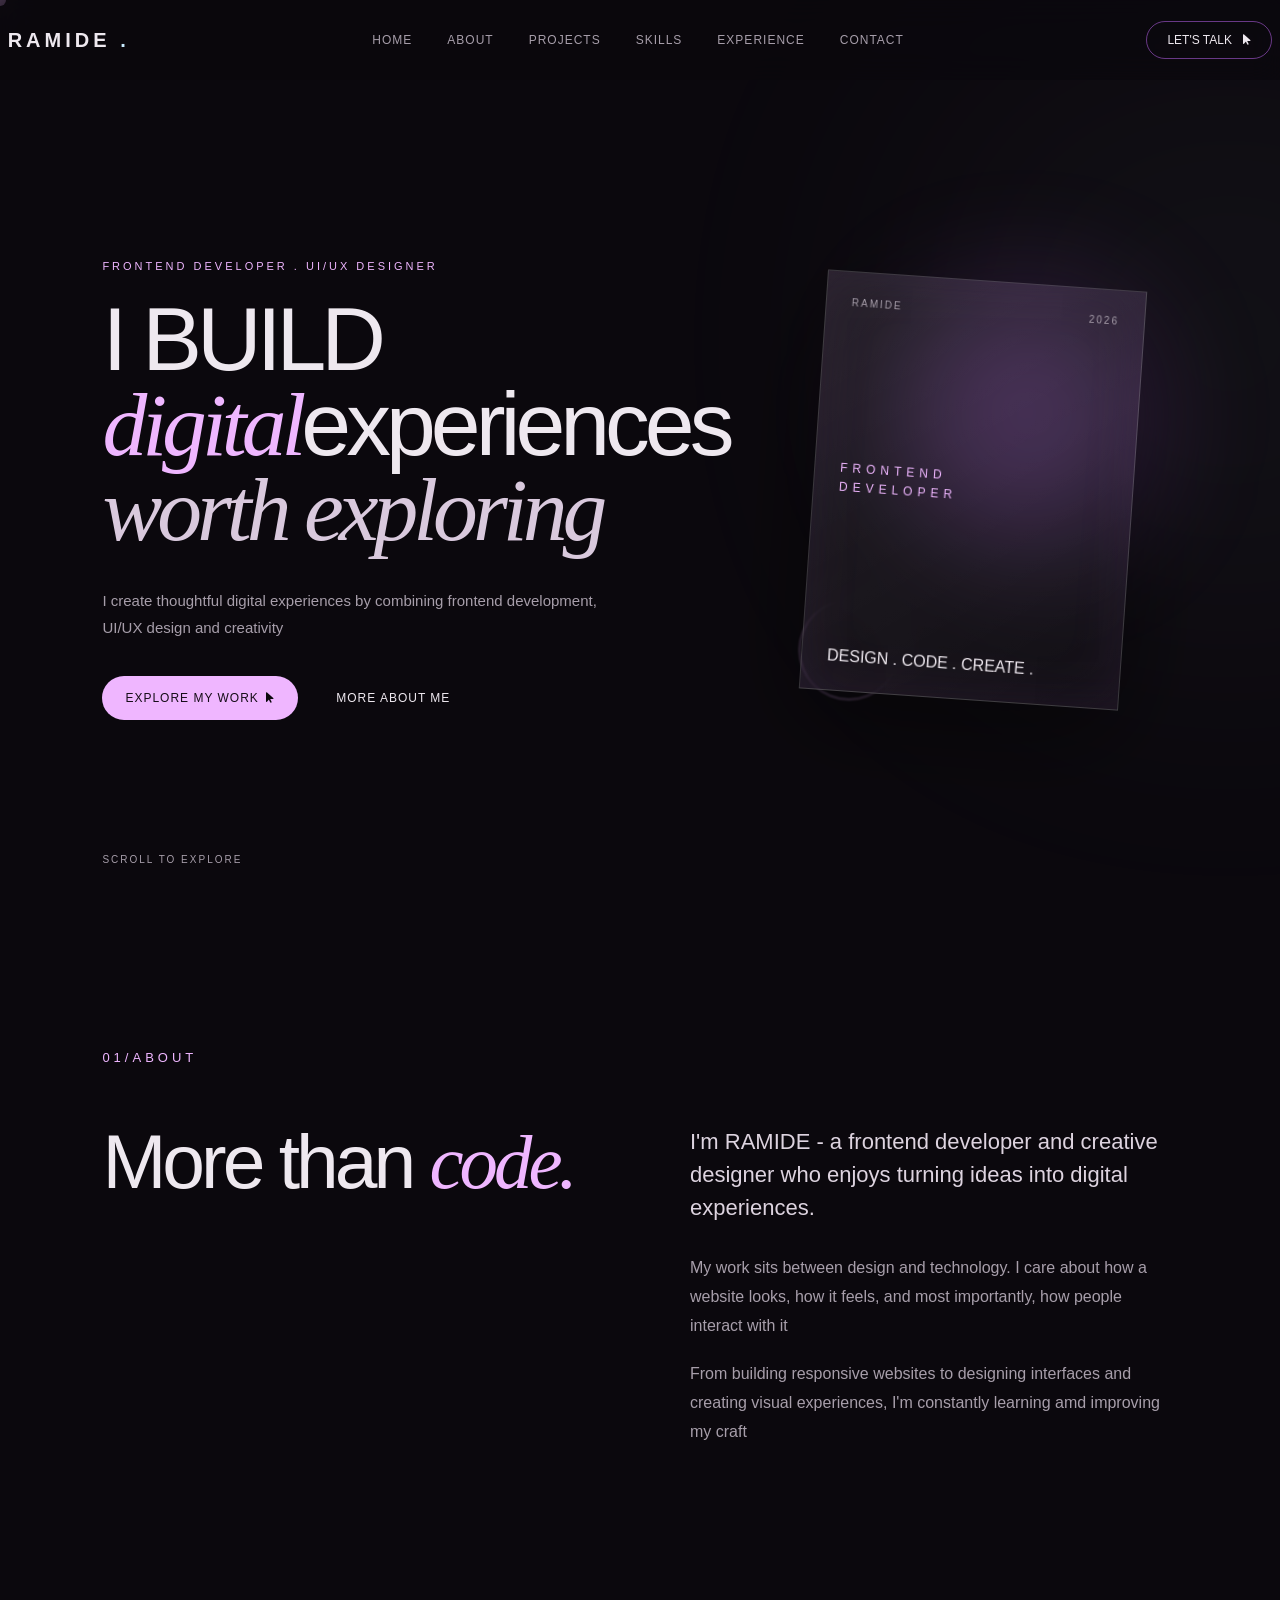
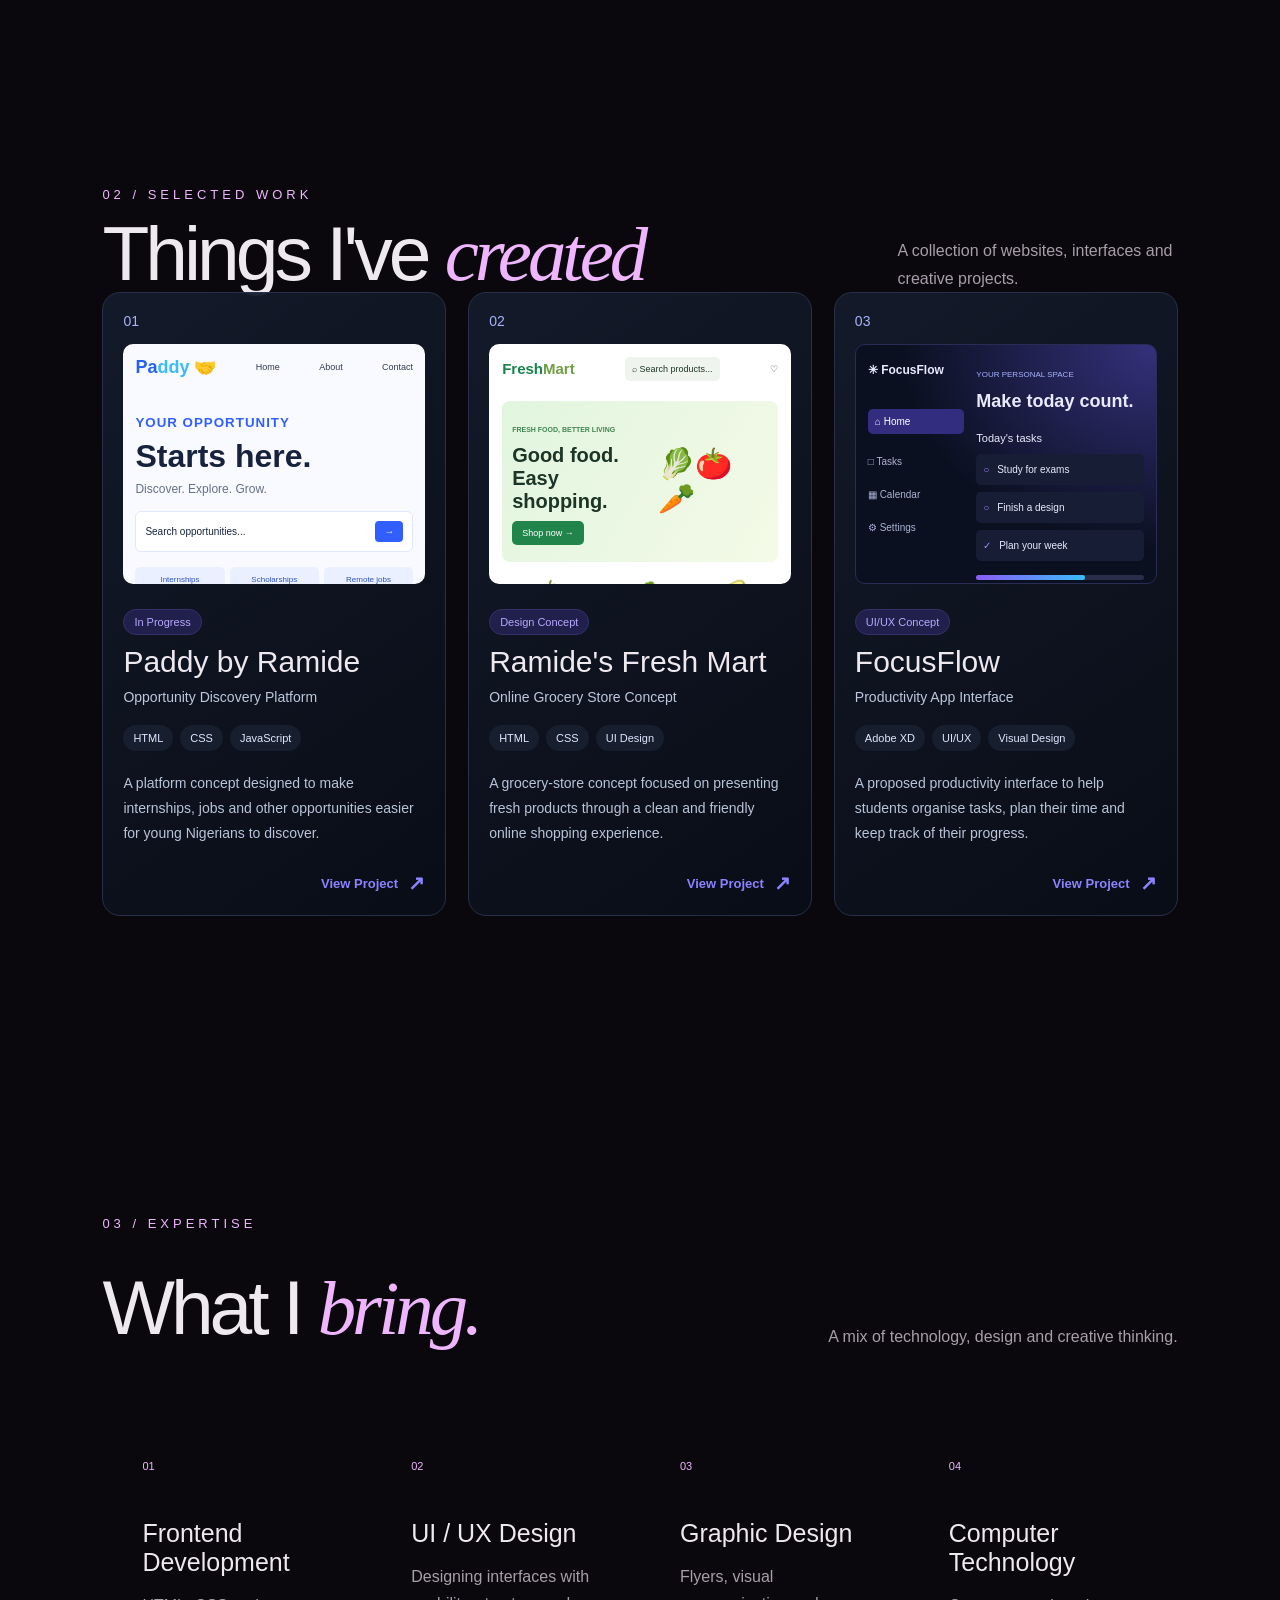
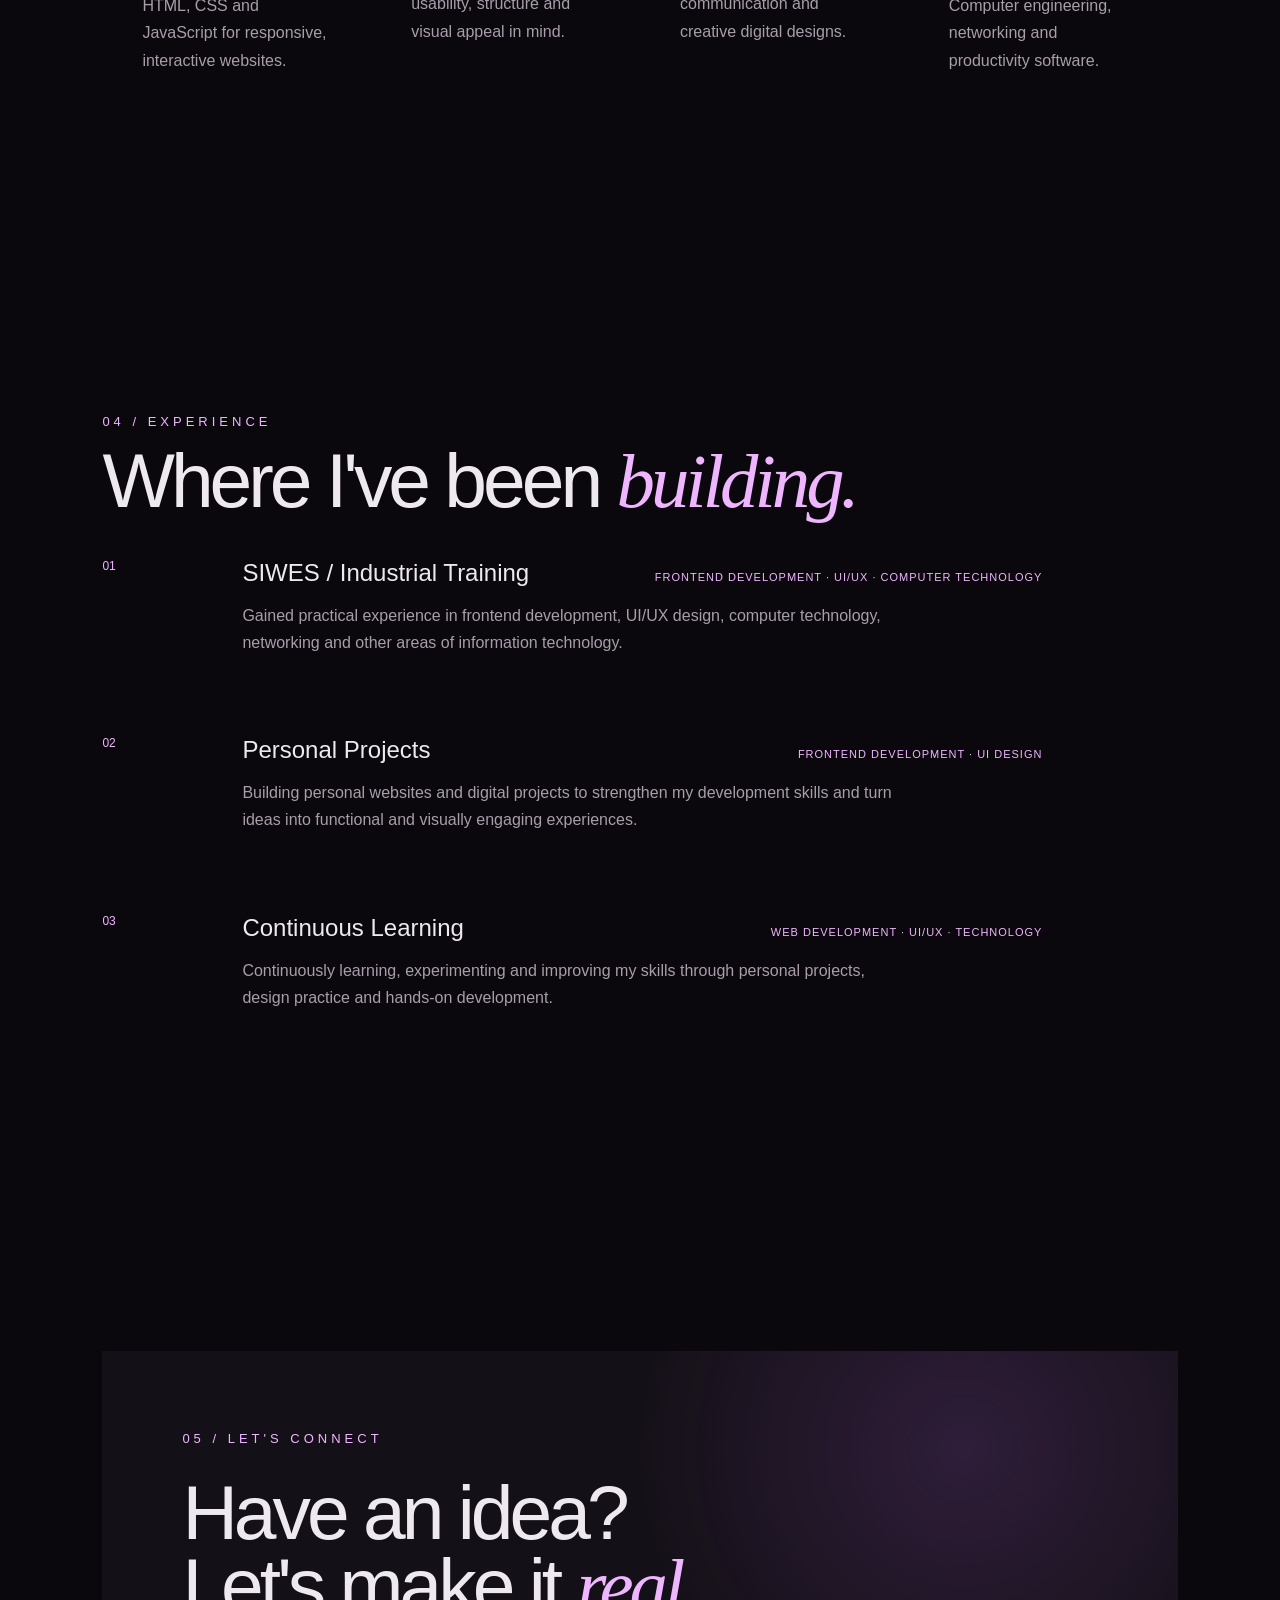
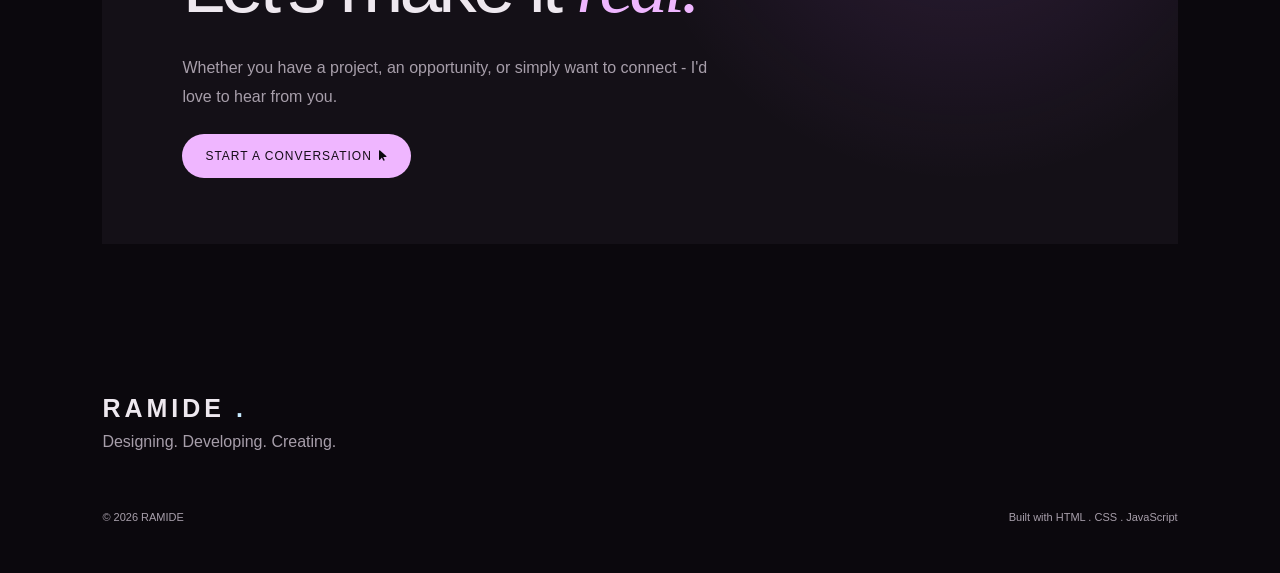
<file: index.html>
<!DOCTYPE html>
<html lang="en">
<head>
    <meta charset="UTF-8">
    <meta name="viewport" content="width=device-width, initial-scale=1.0">
    <title>RAMIDE - Creative Developer</title>
    <link rel="stylesheet" href="style.css">
    <link rel="stylesheet" href="fontawesome-free-6.4.2-web/css/all.css">
</head>
<body>
    <div class="cursor"></div>
    <div class="background-glow"></div>

    <header>
        <a href="#" class="logo">RAMIDE <span>.</span></a>
        <button class="menu-toggle"
        id="menu-toggle"
        aria-label="Open navigation menu"
        aria-expanded="false">
    <span></span>
    <span></span>
    <span></span>
</button>
        <nav class="navbar">
            <a href="#home">Home</a>
            <a href="#about">About</a>
            <a href="#projects">Projects</a>
            <a href="#skills">Skills</a>
            <a href="#experience">Experience</a>
            <a href="#contact">Contact</a>
        </nav>
        <a href="#contact" class="nav-button">Let's Talk <span><i class=" fas fa-arrow-pointer"></i></span></a>
    </header>

    <main>
        <section class="hero" id="home">
            <div class="hero-content">
                <p class="eyebrow">FRONTEND DEVELOPER . UI/UX DESIGNER</p>
                <h1>I BUILD <span>digital</span>experiences <br><em>worth exploring</em></h1>
                <p class="hero-description">I create thoughtful digital experiences by combining frontend development, UI/UX design and creativity</p>
                <div class="hero-button">
                    <a href="#projects" class="primary-button">Explore my work <span class="fas fa-arrow-pointer "> <i></i> </span></a>
                    <a href="#about" class="secondary-button">More About Me</a>
                </div>
            </div>

            <div class="hero-visual">
                <div class="orb orb-one"></div>
                <div class="orb orb-two"></div>
                <div class="hero-card">
                        <div class="card-top">
                            <span>RAMIDE</span> 
                            <span>2026</span>
                        </div>
                        
                        <div class="card-center">
                            <span>FRONTEND</span> 
                            <span>DEVELOPER</span>
                        </div>

                        <div class="card-bottom">
                            <span>DESIGN .</span> 
                            <span>CODE .</span>
                            <span>CREATE .</span>
                        </div>
                </div>
            </div>
                <div class="scroll-indicator">
                    <span>scroll to explore</span>
                    <div class="scroll-line"></div>
                </div>
        </section>


        <!-- ABOUT -->
         <section class="about-section" id="about">
            <div class="section-label">01/ABOUT</div>
            <div class="about-content">
                <h2>More than <em>code.</em></h2>
                <div class="about-text">
                    <p class="large-text">I'm RAMIDE - a frontend developer and creative designer who enjoys turning ideas into digital experiences.</p>
                    <p>My work sits between design and technology. I care about how a website looks, how it feels, and most importantly, how people interact with it</p>
                    <p>From building responsive websites to designing interfaces and creating visual experiences, I'm constantly learning amd improving my craft</p>
                </div>
            </div>
         </section>

         <!-- Projects -->
          <section class="work-section" id="projects">
            <div class="section-heading">
                <div>
                    <div class="section-label">02 / SELECTED WORK</div>
                    <h2>Things I've <em>created</em></h2>
                </div>
                <p>A collection of websites, interfaces and creative projects.</p>
            </div>

            <div class="projects-grid">
          

        <!-- PROJECT 01: PADDY -->
        <article class="project-card">
            <span class="project-number">01</span>

            <div class="project-preview paddy-preview">
                <div class="preview-browser">
                    <div class="preview-navbar">
                        <strong class="paddy-logo">
                            Pa<span>ddy</span> 🤝
                        </strong>
                        <span>Home</span>
                        <span>About</span>
                        <span>Contact</span>
                    </div>

                    <div class="paddy-content">
                        <small>YOUR OPPORTUNITY</small>
                        <h3>Starts here.</h3>
                        <p>Discover. Explore. Grow.</p>

                        <div class="preview-search">
                            Search opportunities...
                            <b>→</b>
                        </div>

                        <div class="preview-mini-cards">
                            <span>Internships</span>
                            <span>Scholarships</span>
                            <span>Remote jobs</span>
                        </div>
                    </div>
                </div>
            </div>

            <div class="project-info">
                <span class="project-status">In Progress</span>
                <p class="project-info-p">Paddy by Ramide</p>
                <p class="project-subtitle">
                    Opportunity Discovery Platform
                </p>

                <div class="project-tags">
                    <span>HTML</span>
                    <span>CSS</span>
                    <span>JavaScript</span>
                </div>

                <p class="project-description">
                    A platform concept designed to make internships, jobs and other opportunities easier
                    for young Nigerians to discover.
                </p>

                <a class="view-project"
                   href="projects/paddy/index.html">
                    View Project <span>↗</span>
                </a>
            </div>
        </article>


        <!-- PROJECT 02: FRESH MART -->
        <article class="project-card">
            <span class="project-number">02</span>

            <div class="project-preview fresh-preview">
                <div class="fresh-topbar">
                    <strong>Fresh<span>Mart</span></strong>
                    <span>⌕ Search products...</span>
                    <span>♡</span>
                </div>

                <div class="fresh-banner">
                    <div>
                        <small>FRESH FOOD, BETTER LIVING</small>
                        <h3>Good food.<br>Easy shopping.</h3>
                        <span class="fresh-button">Shop now →</span>
                    </div>
                    <div class="fresh-illustration">🥬🍅🥕</div>
                </div>

                <div class="fresh-products">
                    <div>
                        <span>🍅</span>
                        <p>Tomatoes</p>
                    </div>
                    <div>
                        <span>🥕</span>
                        <p>Carrots</p>
                    </div>
                    <div>
                        <span>🥑</span>
                        <p>Avocado</p>
                    </div>
                </div>
            </div>

            <div class="project-info">
                <span class="project-status">Design Concept</span>
                <p class="project-info-p">Ramide's Fresh Mart</p>
                <p class="project-subtitle">
                    Online Grocery Store Concept
                </p>

                <div class="project-tags">
                    <span>HTML</span>
                    <span>CSS</span>
                    <span>UI Design</span>
                </div>

                <p class="project-description">
                    A grocery-store concept focused on presenting
                    fresh products through a clean and friendly
                    online shopping experience.
                </p>

                <a class="view-project"
                   href="projects/fresh-mart/index.html">
                    View Project <span>↗</span>
                </a>
            </div>
        </article>


        <!-- PROJECT 03: FOCUSFLOW -->
        <article class="project-card">
            <span class="project-number">03</span>

            <div class="project-preview focus-preview">
                <div class="focus-sidebar">
                    <strong>✳ FocusFlow</strong>
                    <span class="active-menu">⌂ Home</span>
                    <span>□ Tasks</span>
                    <span>▦ Calendar</span>
                    <span>⚙ Settings</span>
                </div>

                <div class="focus-dashboard">
                    <small>YOUR PERSONAL SPACE</small>
                    <h3>Make today count.</h3>
                    <p>Today's tasks</p>

                    <div class="focus-task">
                        <span>○</span> Study for exams
                    </div>
                    <div class="focus-task">
                        <span>○</span> Finish a design
                    </div>
                    <div class="focus-task">
                        <span>✓</span> Plan your week
                    </div>

                    <div class="focus-progress">
                        <span></span>
                    </div>

                    <small>Keep going. You're making progress.</small>
                </div>
            </div>

            <div class="project-info">
                <span class="project-status">UI/UX Concept</span>
                <p class="project-info-p">FocusFlow</p>
                <p class="project-subtitle">
                    Productivity App Interface
                </p>

                <div class="project-tags">
                    <span>Adobe XD</span>
                    <span>UI/UX</span>
                    <span>Visual Design</span>
                </div>

                <p class="project-description">
                    A proposed productivity interface to help students
                    organise tasks, plan their time and keep track
                    of their progress.
                </p>

                <a class="view-project"
                   href="projects/focusflow/index.html">
                    View Project <span>↗</span>
                </a>
            </div>
        </article>

    </div>
</section>         


          <section class="skills-section" id="skills">
            <div class="section-label">
                03 / EXPERTISE
            </div>
            <div class="skills-heading">
                <h2>What I <em>bring.</em></h2>
                <p>A mix of technology, design and creative thinking.</p>
            </div>

            <div class="skills-grid">
                <div class="skill-item">
                    <span>01</span>
                    <h3>Frontend Development</h3>
                    <p>HTML, CSS and JavaScript for responsive, interactive websites.</p>
                </div>

                <div class="skill-item">
                    <span>02</span>
                    <h3>UI / UX Design</h3>
                    <p>Designing interfaces with usability, structure and visual appeal in mind.</p>
                </div>

                <div class="skill-item">
                    <span>03</span>
                    <h3>Graphic Design</h3>
                    <p>Flyers, visual communication and creative digital designs.</p>
                </div>

                <div class="skill-item">
                    <span>04</span>
                    <h3>Computer Technology</h3>
                    <p>Computer engineering, networking and productivity software.</p>
                </div>
            </div>
          </section>

          <!-- EXPERIENCE -->

           <section class="experience section" id="experience">
            <div class="section-label">04 / EXPERIENCE</div>

                <h2>Where I've been <em>building.</em></h2>

            <div class="experience-list">

            <div class="experience-item">
            <span>01</span>

            <div class="experience-content">
                <div class="experience-heading">
                    <h3>SIWES / Industrial Training</h3>
                    <p>Frontend Development · UI/UX · Computer Technology</p>
                </div>

                <p>
                    Gained practical experience in frontend development,
                    UI/UX design, computer technology, networking and
                    other areas of information technology.
                </p>
            </div>
        </div>


        <div class="experience-item">
            <span>02</span>

            <div class="experience-content">
                <div class="experience-heading">
                    <h3>Personal Projects</h3>
                    <p>Frontend Development · UI Design</p>
                </div>

                <p>
                    Building personal websites and digital projects to
                    strengthen my development skills and turn ideas into
                    functional and visually engaging experiences.
                </p>
            </div>
        </div>


        <div class="experience-item">
            <span>03</span>

            <div class="experience-content">
                <div class="experience-heading">
                    <h3>Continuous Learning</h3>
                    <p>Web Development · UI/UX · Technology</p>
                </div>

                <p>
                    Continuously learning, experimenting and improving my
                    skills through personal projects, design practice
                    and hands-on development.
                </p>
            </div>
        </div>

    </div>
</section>
          <section class="contact section" id="contact">
            <div class="contact-box">
                <div class="section-label">
                    05 / LET'S CONNECT
                </div>
                <h2>Have an idea? <br>
                    Let's make it <em>real.</em> 
                </h2>
                <p>Whether you have a project, an opportunity, or simply want to connect - I'd love to hear from you.</p>
                <a href="mailto: tomillolaayomie@gmail.com"    class="primary-button">Start a Conversation <span class="fas fa-arrow-pointer "></span>
                </a>
            </div>
          </section>
    </main>

    <footer>
        <div class="footer-logo">
            RAMIDE <span>.</span>
        </div>
        <p>Designing. Developing. Creating.</p>
        <div class="footer-button">
            <span>&copy; 2026 RAMIDE</span>
            <span>Built with HTML . CSS . JavaScript</span>
        </div>
    </footer>
    <script src="script.js"></script>
</body>
</html>
</file>
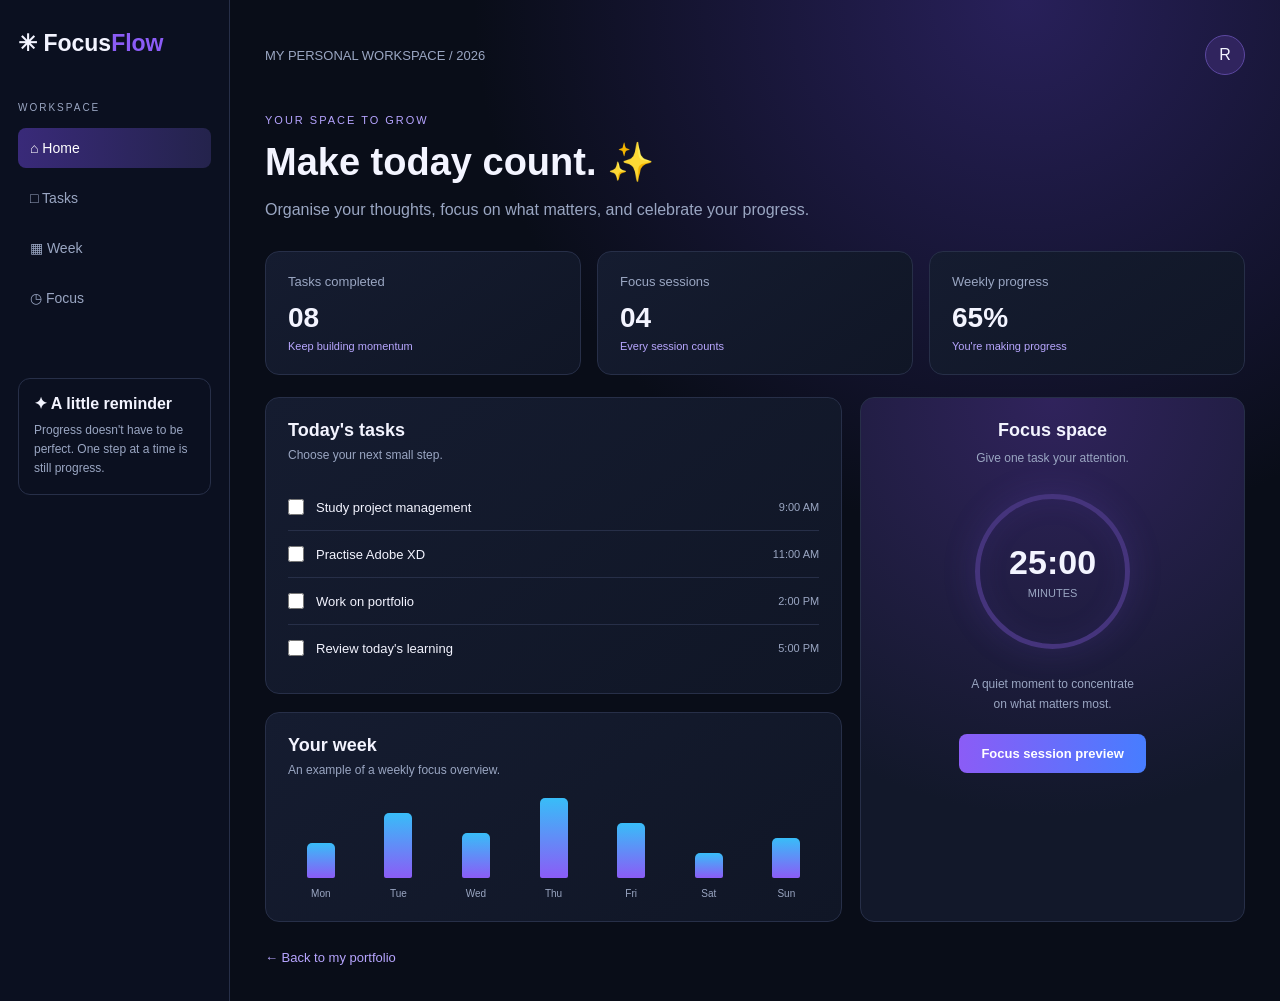
<file: projects/focusflow/index.html>
<!DOCTYPE html>
<html lang="en">
<head>
<meta charset="UTF-8">
<meta name="viewport" content="width=device-width, initial-scale=1.0">
<title>FocusFlow | Your Personal Space</title>
<link rel="stylesheet" href="style.css">
</head>
<body>
<div class="app">

    <aside class="sidebar">
        <div class="logo">✳ Focus<span>Flow</span></div>

        <p class="menu-label">WORKSPACE</p>
        <nav class="menu">
            <a href="#home" class="active">⌂ Home</a>
            <a href="#tasks">□ Tasks</a>
            <a href="#week">▦ Week</a>
            <a href="#focus">◷ Focus</a>
        </nav>

        <div class="sidebar-bottom">
            <strong>✦ A little reminder</strong>
            <p>Progress doesn't have to be perfect. One step at a time is still progress.</p>
        </div>
    </aside>

    <main id="home">
        <div class="topbar">
            <p>MY PERSONAL WORKSPACE / 2026</p>
            <div class="avatar">R</div>
        </div>

        <header class="welcome">
            <small>YOUR SPACE TO GROW</small>
            <h1>Make today count. ✨</h1>
            <p>Organise your thoughts, focus on what matters, and celebrate your progress.</p>
        </header>

        <section class="stats">
            <div class="panel">
                <p class="stat-label">Tasks completed</p>
                <div class="stat-value">08</div>
                <p class="stat-note">Keep building momentum</p>
            </div>
            <div class="panel">
                <p class="stat-label">Focus sessions</p>
                <div class="stat-value">04</div>
                <p class="stat-note">Every session counts</p>
            </div>
            <div class="panel">
                <p class="stat-label">Weekly progress</p>
                <div class="stat-value">65%</div>
                <p class="stat-note">You're making progress</p>
            </div>
        </section>

        <section class="dashboard">
            <div>
                <div class="panel" id="tasks">
                    <h2>Today's tasks</h2>
                    <p class="panel-intro">Choose your next small step.</p>

                    <div class="task">
                        <input type="checkbox" id="task1">
                        <label for="task1">Study project management</label>
                        <small>9:00 AM</small>
                    </div>
                    <div class="task">
                        <input type="checkbox" id="task2">
                        <label for="task2">Practise Adobe XD</label>
                        <small>11:00 AM</small>
                    </div>
                    <div class="task">
                        <input type="checkbox" id="task3">
                        <label for="task3">Work on portfolio</label>
                        <small>2:00 PM</small>
                    </div>
                    <div class="task">
                        <input type="checkbox" id="task4">
                        <label for="task4">Review today's learning</label>
                        <small>5:00 PM</small>
                    </div>
                </div>

                <div class="panel week" id="week">
                    <h2>Your week</h2>
                    <p class="panel-intro">An example of a weekly focus overview.</p>
                    <div class="week-bars">
                        <div class="day"><div class="bar" style="height:35px"></div><p>Mon</p></div>
                        <div class="day"><div class="bar" style="height:65px"></div><p>Tue</p></div>
                        <div class="day"><div class="bar" style="height:45px"></div><p>Wed</p></div>
                        <div class="day"><div class="bar" style="height:80px"></div><p>Thu</p></div>
                        <div class="day"><div class="bar" style="height:55px"></div><p>Fri</p></div>
                        <div class="day"><div class="bar" style="height:25px"></div><p>Sat</p></div>
                        <div class="day"><div class="bar" style="height:40px"></div><p>Sun</p></div>
                    </div>
                </div>
            </div>

            <div class="panel timer-panel" id="focus">
                <h2>Focus space</h2>
                <p class="panel-intro">Give one task your attention.</p>
                <div class="timer-circle">
                    <strong>25:00</strong>
                    <span>MINUTES</span>
                </div>
                <p>A quiet moment to concentrate<br>on what matters most.</p>
                <span class="timer-button">Focus session preview</span>
            </div>
        </section>

        <a class="portfolio-link" href="../../index.html#projects">← Back to my portfolio</a>
    </main>
</div>
</body>
</html>
</file>
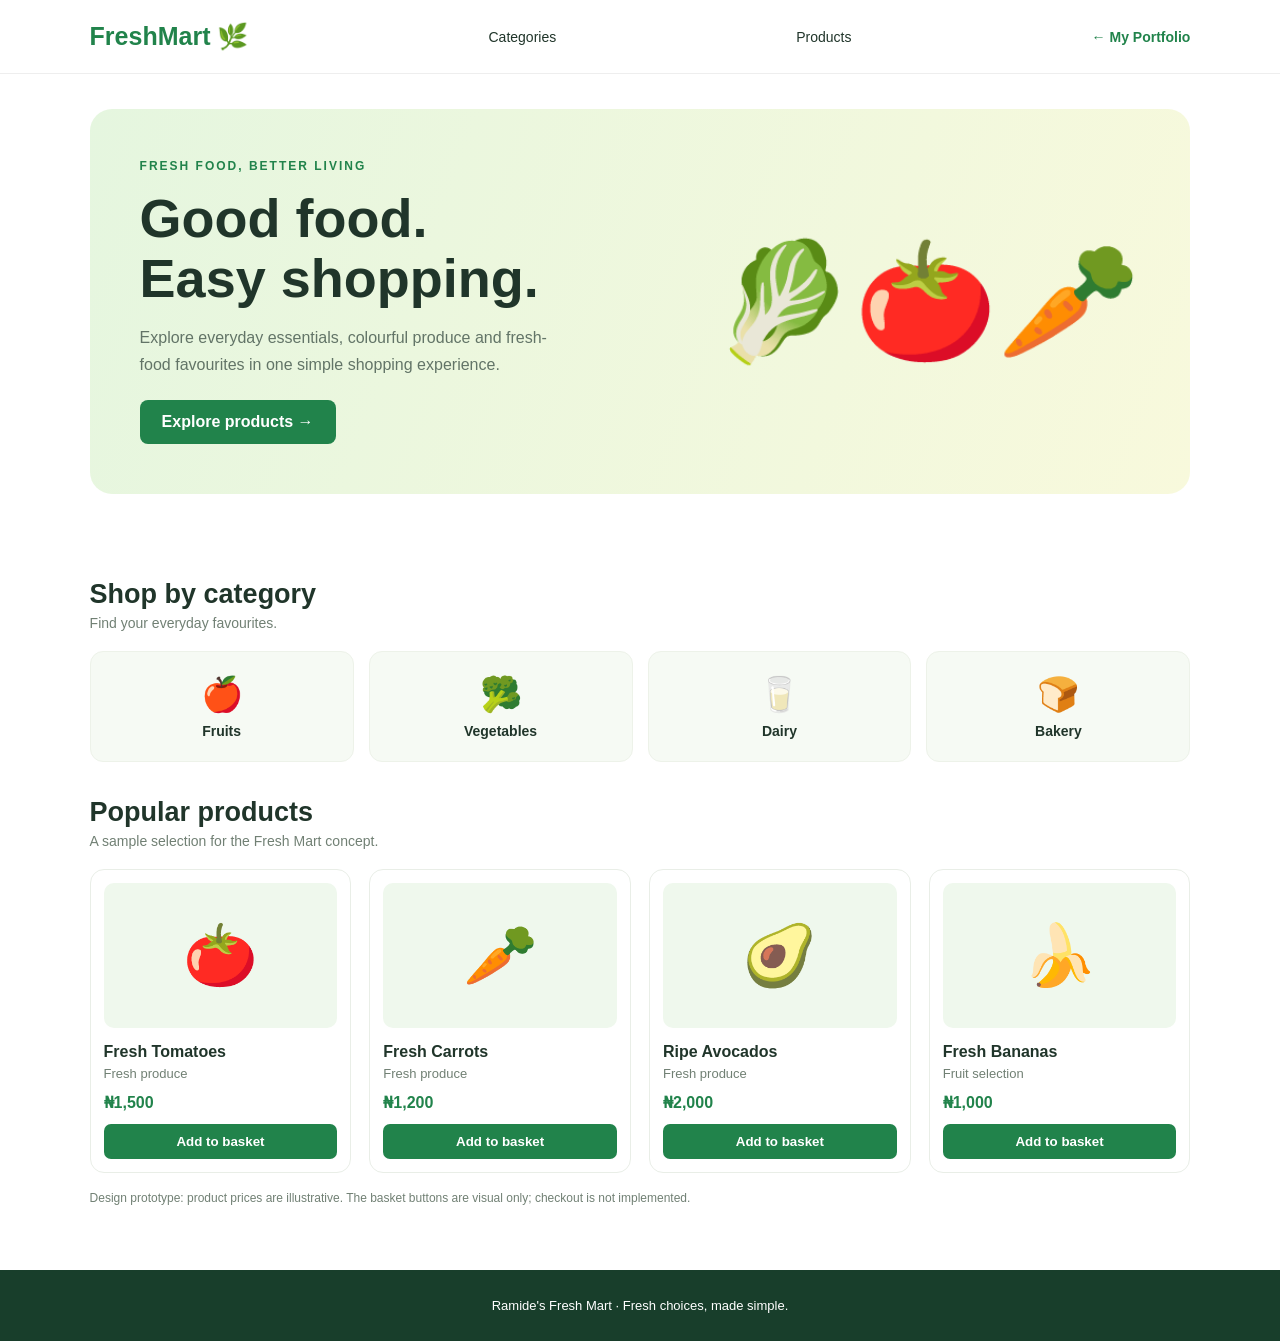
<file: projects/fresh-mart/index.html>
<!DOCTYPE html>
<html lang="en">
<head>
<meta charset="UTF-8">
<meta name="viewport" content="width=device-width, initial-scale=1.0">
<title>Ramide's Fresh Mart</title>
<link rel="stylesheet" href="style.css">
</head>
<body>
<nav>
    <div class="logo">FreshMart 🌿</div>
    <a href="#categories">Categories</a>
    <a href="#products">Products</a>
    <a class="back" href="../../index.html#projects">← My Portfolio</a>
</nav>

<header class="hero">
    <div>
        <div class="eyebrow">FRESH FOOD, BETTER LIVING</div>
        <h1>Good food.<br>Easy shopping.</h1>
        <p>Explore everyday essentials, colourful produce and fresh-food favourites in one simple shopping experience.</p>
        <a class="btn" href="#products">Explore products →</a>
    </div>
    <div class="hero-art" aria-hidden="true">🥬🍅🥕</div>
</header>

<main>
    <section id="categories">
        <div class="section-head">
            <div>
                <h2>Shop by category</h2>
                <p>Find your everyday favourites.</p>
            </div>
        </div>
        <div class="categories">
            <div class="category"><span>🍎</span><h3>Fruits</h3></div>
            <div class="category"><span>🥦</span><h3>Vegetables</h3></div>
            <div class="category"><span>🥛</span><h3>Dairy</h3></div>
            <div class="category"><span>🍞</span><h3>Bakery</h3></div>
        </div>
    </section>

    <section id="products">
        <div class="section-head">
            <div>
                <h2>Popular products</h2>
                <p>A sample selection for the Fresh Mart concept.</p>
            </div>
        </div>
        <div class="products">
            <article class="product">
                <div class="product-art">🍅</div>
                <h3>Fresh Tomatoes</h3>
                <p>Fresh produce</p>
                <div class="price">₦1,500</div>
                <button type="button">Add to basket</button>
            </article>
            <article class="product">
                <div class="product-art">🥕</div>
                <h3>Fresh Carrots</h3>
                <p>Fresh produce</p>
                <div class="price">₦1,200</div>
                <button type="button">Add to basket</button>
            </article>
            <article class="product">
                <div class="product-art">🥑</div>
                <h3>Ripe Avocados</h3>
                <p>Fresh produce</p>
                <div class="price">₦2,000</div>
                <button type="button">Add to basket</button>
            </article>
            <article class="product">
                <div class="product-art">🍌</div>
                <h3>Fresh Bananas</h3>
                <p>Fruit selection</p>
                <div class="price">₦1,000</div>
                <button type="button">Add to basket</button>
            </article>
        </div>
        <p class="notice">Design prototype: product prices are illustrative. The basket buttons are visual only; checkout is not implemented.</p>
    </section>
</main>

<footer>Ramide's Fresh Mart · Fresh choices, made simple.</footer>
</body>
</html>
</file>
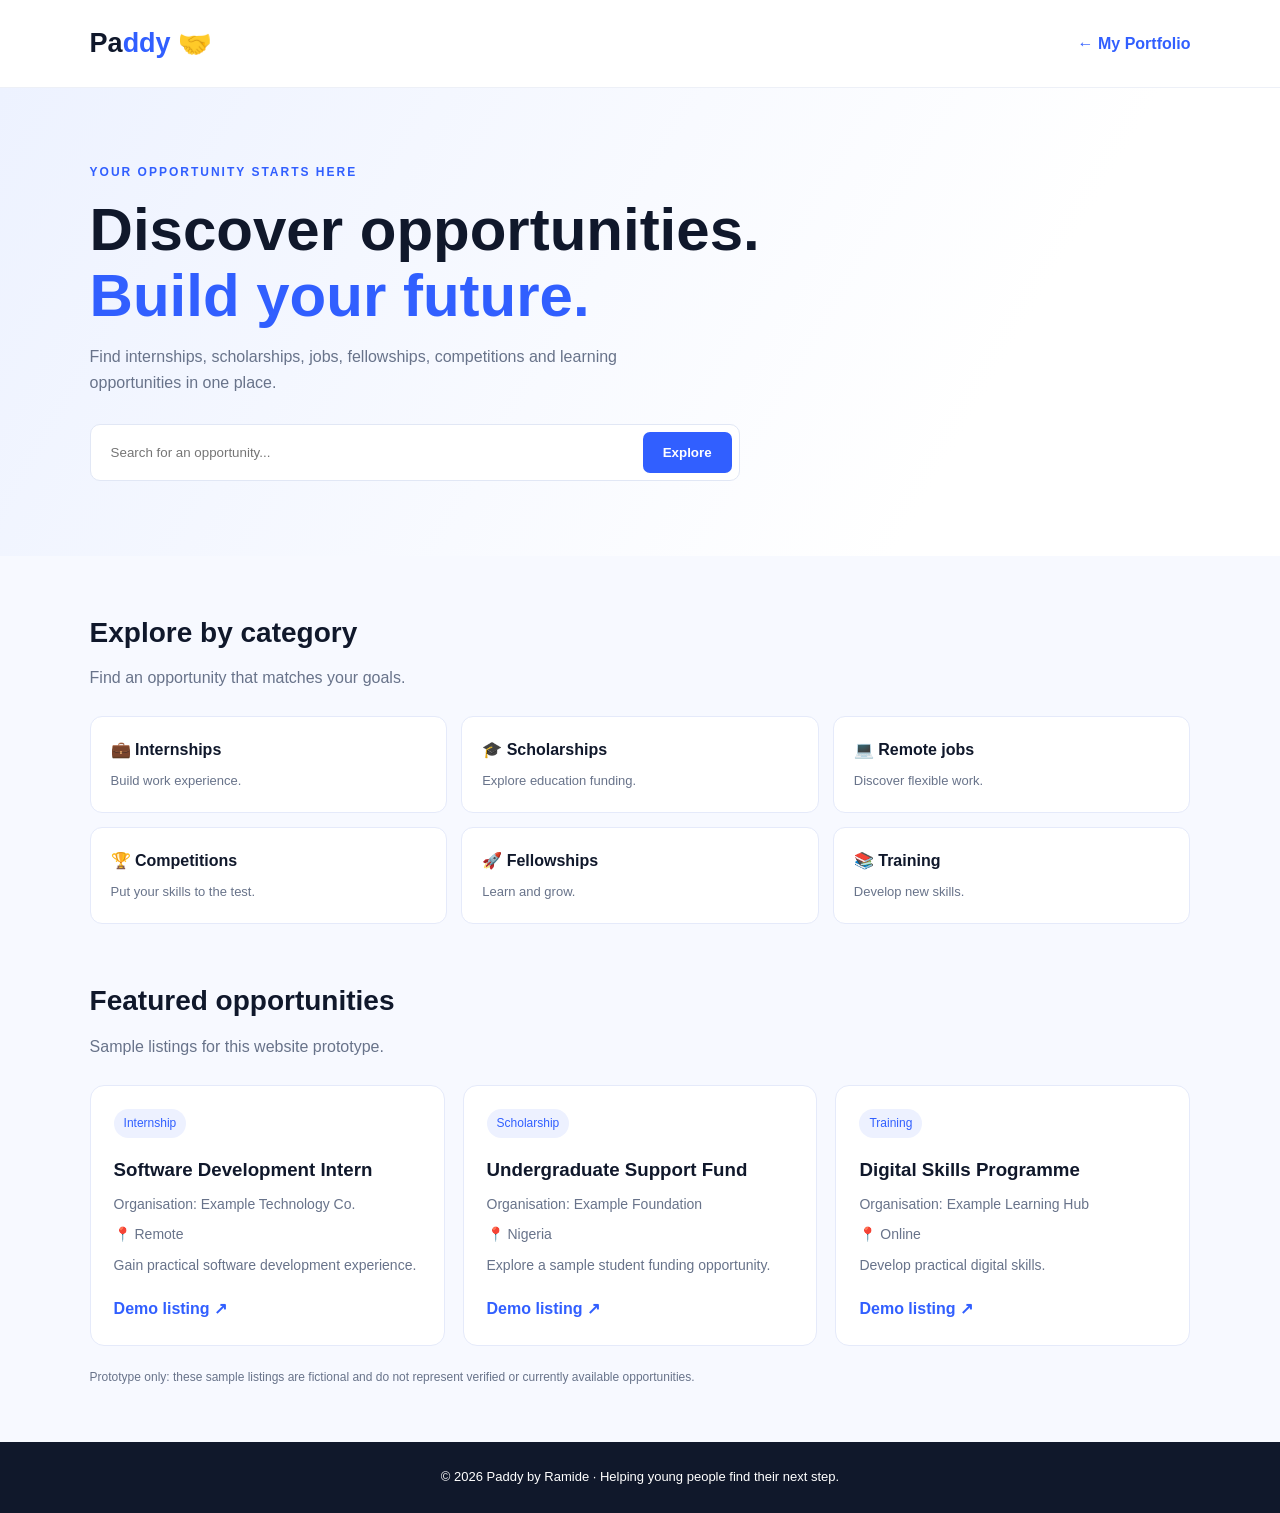
<file: projects/paddy/index.html>
<!DOCTYPE html>
    <html lang="en">
    <head>
    <meta charset="UTF-8">
    <meta name="viewport" content="width=device-width, initial-scale=1.0">
    <title>Paddy by Ramide | Opportunities</title>
    <link rel="stylesheet" href="style.css">
    </head>
    <body>
    <nav>
        <div class="logo">Pa<span>ddy</span> 🤝</div>
        <a href="../../index.html#projects">← My Portfolio</a>
    </nav>
    
    <header class="hero">
        <div class="eyebrow">YOUR OPPORTUNITY STARTS HERE</div>
        <h1>Discover opportunities.<br><span>Build your future.</span></h1>
        <p>Find internships, scholarships, jobs, fellowships, competitions and learning opportunities in one place.</p>
        <form class="search" action="#opportunities">
            <input type="search" placeholder="Search for an opportunity..." aria-label="Search opportunities">
            <button type="submit">Explore</button>
        </form>
    </header>
    
    <main>
        <section>
            <h2>Explore by category</h2>
            <p class="intro">Find an opportunity that matches your goals.</p>
            <div class="categories">
                <div class="category"><b>💼 Internships</b><span>Build work experience.</span></div>
                <div class="category"><b>🎓 Scholarships</b><span>Explore education funding.</span></div>
                <div class="category"><b>💻 Remote jobs</b><span>Discover flexible work.</span></div>
                <div class="category"><b>🏆 Competitions</b><span>Put your skills to the test.</span></div>
                <div class="category"><b>🚀 Fellowships</b><span>Learn and grow.</span></div>
                <div class="category"><b>📚 Training</b><span>Develop new skills.</span></div>
            </div>
        </section>
    
        <section id="opportunities">
            <h2>Featured opportunities</h2>
            <p class="intro">Sample listings for this website prototype.</p>
            <div class="listings">
                <article class="card">
                    <span class="tag">Internship</span>
                    <h3>Software Development Intern</h3>
                    <p>Organisation: Example Technology Co.</p>
                    <p>📍 Remote</p>
                    <p>Gain practical software development experience.</p>
                    <a href="#opportunities">Demo listing ↗</a>
                </article>
                <article class="card">
                    <span class="tag">Scholarship</span>
                    <h3>Undergraduate Support Fund</h3>
                    <p>Organisation: Example Foundation</p>
                    <p>📍 Nigeria</p>
                    <p>Explore a sample student funding opportunity.</p>
                    <a href="#opportunities">Demo listing ↗</a>
                </article>
                <article class="card">
                    <span class="tag">Training</span>
                    <h3>Digital Skills Programme</h3>
                    <p>Organisation: Example Learning Hub</p>
                    <p>📍 Online</p>
                    <p>Develop practical digital skills.</p>
                    <a href="#opportunities">Demo listing ↗</a>
                </article>
            </div>
            <p class="note">Prototype only: these sample listings are fictional and do not represent verified or currently available opportunities.</p>
        </section>
    </main>
    
    <footer>© 2026 Paddy by Ramide · Helping young people find their next step.</footer>
    </body>
    </html>
</file>
<file: style.css>
*{
    margin: 0;
    padding: 0;
    box-sizing: border-box;
}
html{
    scroll-behavior: smooth;
}
body{
    background: #0b080d;
    color: #eee8ef;
    font-family: "DM Sans", sans-serif;
    overflow-x: hidden;
}
a{
    color: inherit;
    text-decoration: none;
}
button, a{
    cursor: pointer;
}

:root{
    --background: #0b080d;
    --surface: #141017;
    --surface-light: #1b151e;
    --text: #eee8ef;
    --muted: #a79eaa;
    --accent: #c8ebff;
    --accent-light: #efb6ff;
    --border: rgba(255, 255 255, 0.12);
    --serif: "Playfair Display", serif;
}

.cursor{
    position: fixed;
    width: 12px;
    height: 12px;
    border-radius: 50%;
    background: var(--accent-light);
    pointer-events: none;
    z-index: 999;
    transform: translate(-50%, -50%);
    mix-blend-mode: difference;
}

.background-glow{
    position: fixed;
    width: 500px;
    height: 500px;
    background: var(--accent);
    filter: blur(180px);
    opacity: 0.08;
    border-radius: 50%;
    top: 10%;
    right: -200px;
    pointer-events: none;
    z-index: -1;
}

header{
    position: fixed;
    top: 0;
    left: 0;
    width: 100%;
    height: 80px;
    display: flex;
    align-items: center;
    justify-content: space-between;
    padding: 0.6%;
    border-bottom: 1px solid var(--border);
    background: rgba(11, 8, 13, 0.7);
    backdrop-filter: blur(15px);
    z-index: 1000;
}
.logo{
    font-size: 20px;
    font-weight: 700;
    letter-spacing: 4px;
}
.logo span, .footer-logo span{
    color: var(--accent);
}
nav{
    display: flex;
    gap: 35px;
    font-size: 12px;
    text-transform: uppercase;
    letter-spacing: 1px;
    color: var(--muted);
}
nav a{
    transition: 0.3s ease;
}
nav a:hover {
    color: white;
}
.nav-button{
    border: 1px solid rgba(200, 107, 255, 0.5);
    padding: 11px 20px;
    border-radius: 30px;
    font-size: 12px;
    text-transform: uppercase;
    transition: 0.3s ease;
}
.nav-button:hover{
    background: var(--accent);
    color: #120b1e;
    transform: translateY(-3px);
}
.nav-button span i{
    margin-left: 8px;
}

.hero{
    min-height: 100vh;
    padding: 160px 8% 80px;
    display: flex;
    align-items: center;
    justify-content: space-between;
    position: relative;
}
.hero-content{
    width: 58%;
    position: relative;
    z-index: 2;
}
.eyebrow, .section-label{
    font-size: 11px;
    letter-spacing: 3px;
    text-transform: uppercase;
    color: var(--accent-light);
    margin-bottom: 25px;
}
.hero h1{
    font-size: clamp(55px, 7vw, 105px);
    line-height: 0.95;
    font-weight: 400;
    letter-spacing: -5px;
}
.hero h1 span{
    font-family: var(--serif);
    font-style: italic;
    color: var(--accent-light);
}
.hero h1 em{
    font-family: var(--serif);
    font-weight: 400;
    color: #d9c9dd;
}
.hero-description{
    max-width: 520px;
    color: var(--muted);
    line-height: 1.8;
    margin-top: 35px;
    font-size: 15px;
}
.hero-button{
    display: flex;
    gap: 15px;
    margin-top: 35px;
}
.primary-button, .secondary-button{
    padding: 15px 23px;
    border-radius: 30px;
    font-size: 12px;
    text-transform: uppercase;
    letter-spacing: 1px;
    transition: 0.3s ease;
}
.primary-button{
    background: var(--accent-light);
    color: #160d18;
}
.primary-button:hover{
    transform: translateY(-5px);
    box-shadow: 0 15px 40px rgba(200, 107, 255, 0.25);
}
.primary-button span{
    color: var(--background);
    margin-left: 3px;
}
.secondary-button{
    border: 1px solid var(--border);
}
.secondary-button:hover{
    border-color: var(--accent);
    transform: translateY(-5px);
}

.hero-visual{
    width: 38%;
    height: 500px;
    position: relative;
    display: flex;
    align-items: center;
    justify-content: center;
}
.hero-card{
    width: 320px;
    height: 420px;
    border: 1px solid rgba(255, 255, 255, 0.15);
    background: linear-gradient(145deg, rgba(255,255,255,0.09),rgba(255,255,255,0.02));
    backdrop-filter: blur(20px);
    padding: 25px;
    display: flex;
    flex-direction: column;
    justify-content: space-between;
    transform: rotate(4deg);
    box-shadow: 0 30px 100px rgba(0,0,0,0.5), inset 0 0 60px rgba(200,107,255,0.08);
    transition: 0.5s ease;
}
.hero-card:hover{
    transform: rotate(0deg) translateY(-10px);
}
.card-top, .card-buttom{
    display: flex;
    justify-content: space-between;
    font-size: 10px;
    letter-spacing: 2px;
    color: var(--muted);
}
.card-center{
    display: flex;
    flex-direction: column;
    gap: 5px;
}
.card-center span{
    font-size: 12px;
    letter-spacing: 5px;
    color: var(--accent-light);
}
.card-center strong{
    font-size: 45px;
    line-height: 0.9;
}
.orb{
    position: absolute;
    border-radius: 50%;
    filter: blur(1px);
}
.orb-one{
    width: 250px;
    height: 250px;
    background: rgba(200, 107, 255, 0.25);
    filter: blur(60px);
    top: 50px;
    right: 30px;
}
.orb-two{
    width: 100px;
    height: 100px;
    border: 1px solid rgba(239, 182, 255, 0.5);
    bottom: 40px;
    left: 30px;
}
.scroll-indicator{
    position: absolute;
    bottom: 35px;
    left: 8%;
    display: flex;
    align-items: center;
    gap: 15px;
    color: var(--muted);
    font-size: 10px;
    text-transform: uppercase;
    letter-spacing: 2px;
}
.scroll-line{
    width: 70px;
    height: 1px;
    background: var(--border);
}

section{
    padding: 150px 8%;
}
section h2{
    font-size: clamp(50px,6vw,90px);
    font-weight: 400;
    letter-spacing: -4px;
    line-height: 0.95;
}
section em{
    font-family: var(--serif);
    color: var(--accent-light);
}

.about-content{
    display: grid;
    grid-template-columns: 1fr 1fr;
    gap: 100px;
    margin-top: 60px;
}
.about-text{
    max-width: 550px;
}
.large-text{
    font-size: 22px;
    line-height: 1.5;
    margin-bottom: 30px;
    color: #ddd3df;
}
.about-text p:not(.large-text){
    color: var(--muted);
    line-height: 1.8;
    margin-bottom: 20px;
}
.section-heading{
    display: flex;
    justify-content: space-between;
    align-items: end;
    margin-top: 20px;
}
.section-heading p{
    max-width: 280px;
    color: var(--muted);
    line-height: 1.7;
}
.projects{
    display: grid;
    grid-template-columns: repeat(3, 1fr);
    gap: 25px;
}
/* PROJECTS SECTION */

.projects-section {
    position: relative;
    overflow: hidden;
    padding: 70px 4%;
    background: #090d17;
    color: #f8fafc;
}

.projects-section::before {
    content: "";
    position: absolute;
    top: -150px;
    right: -100px;
    width: 350px;
    height: 350px;
    background: var(--accent-light);
    filter: blur(130px);
    opacity: 0.25;
    pointer-events: none;
}

.projects-heading,
.projects-grid {
    position: relative;
    z-index: 1;
}

.section-label {
    color: var(--accent-light);
    font-size: 13px;
    letter-spacing: 4px;
    margin-bottom: 15px;
}

.projects-heading h1 {
    font-size: clamp(36px, 5vw, 66px);
    line-height: 1.1;
    margin-bottom: 20px;
}

.projects-heading h1 span {
    background: linear-gradient(90deg, #a78bfa, #38bdf8);
    -webkit-background-clip: text;
    background-clip: text;
    color: transparent;
    font-style: italic;
}

.projects-intro {
    max-width: 470px;
    color: #b9c4d9;
    line-height: 1.8;
    margin-bottom: 45px;
}

.projects-grid {
    display: grid;
    grid-template-columns: repeat(3, minmax(0, 1fr));
    gap: 22px;
}

.project-card {
    min-width: 0;
    padding: 20px;
    border: 1px solid #263149;
    border-radius: 18px;
    background: linear-gradient(
        145deg,
        rgba(20, 27, 43, 0.95),
        rgba(9, 13, 23, 0.98)
    );
    transition: transform 0.3s ease,
                border-color 0.3s ease;
}

.project-card:hover {
    transform: translateY(-7px);
    border-color: #7162ed;
}

.project-number {
    display: block;
    color: #a5b4fc;
    margin-bottom: 15px;
    font-size: 14px;
}

.project-preview {
    width: 100%;
    height: 240px;
    overflow: hidden;
    border-radius: 10px;
    margin-bottom: 25px;
}

/* PADDY PREVIEW */

.paddy-preview {
    background: #f8faff;
    color: #17233d;
    padding: 12px;
}

.preview-navbar {
    display: flex;
    align-items: center;
    justify-content: space-between;
    gap: 5px;
    font-size: 9px;
    color: #303a52;
}

.paddy-logo {
    color: #2563eb;
    font-size: 18px;
}

.paddy-logo span {
    color: #38bdf8;
}

.paddy-content {
    margin-top: 35px;
}

.paddy-content small {
    color: #315fff;
    font-weight: bold;
    letter-spacing: 1px;
}

.paddy-content h3 {
    font-size: 32px;
    margin: 7px 0;
}

.paddy-content p {
    color: #667085;
    font-size: 12px;
}

.preview-search {
    display: flex;
    justify-content: space-between;
    align-items: center;
    background: white;
    border: 1px solid #e0e7ff;
    padding: 9px;
    border-radius: 6px;
    font-size: 10px;
    margin-top: 15px;
}

.preview-search b {
    color: white;
    background: #315fff;
    padding: 5px 9px;
    border-radius: 4px;
}

.preview-mini-cards {
    display: flex;
    gap: 5px;
    margin-top: 15px;
}

.preview-mini-cards span {
    flex: 1;
    text-align: center;
    padding: 8px 2px;
    border-radius: 5px;
    background: #eaf0ff;
    color: #3155bd;
    font-size: 8px;
}

/* FRESH MART PREVIEW */

.fresh-preview {
    background: #fff;
    color: #1d3526;
    padding: 13px;
}

.fresh-topbar {
    display: flex;
    justify-content: space-between;
    align-items: center;
    gap: 5px;
    font-size: 9px;
}

.fresh-topbar strong {
    color: #18844b;
    font-size: 15px;
}

.fresh-topbar strong span {
    color: #6e9e45;
}

.fresh-topbar > span:nth-child(2) {
    background: #f0f4ef;
    padding: 7px;
    border-radius: 5px;
}

.fresh-banner {
    display: flex;
    align-items: center;
    justify-content: space-between;
    margin-top: 20px;
    padding: 17px 10px;
    min-height: 130px;
    border-radius: 8px;
    background: linear-gradient(120deg, #e1f5df, #f4fae7);
}

.fresh-banner small {
    color: #438653;
    font-size: 7px;
    font-weight: bold;
}

.fresh-banner h3 {
    font-size: 20px;
    margin: 8px 0;
}

.fresh-button {
    display: inline-block;
    background: #21854b;
    color: white;
    border-radius: 5px;
    padding: 7px 10px;
    font-size: 9px;
}

.fresh-illustration {
    font-size: 30px;
}

.fresh-products {
    display: flex;
    justify-content: space-around;
    margin-top: 17px;
    text-align: center;
}

.fresh-products span {
    font-size: 25px;
}

.fresh-products p {
    font-size: 10px;
    margin-top: 5px;
}

/* FOCUSFLOW PREVIEW */

.focus-preview {
    display: flex;
    gap: 12px;
    padding: 18px 12px;
    color: #e8eaff;
    background:
        radial-gradient(ellipse at top right, #34317c, transparent 60%),
        #0b1021;
    border: 1px solid #292c55;
}

.focus-sidebar {
    display: flex;
    flex-direction: column;
    gap: 22px;
    width: 35%;
    font-size: 10px;
}

.focus-sidebar strong {
    font-size: 12px;
    margin-bottom: 10px;
}

.focus-sidebar span {
    color: #aab3d0;
}

.focus-sidebar .active-menu {
    padding: 7px;
    border-radius: 5px;
    background: #332d80;
    color: white;
}

.focus-dashboard {
    flex: 1;
    min-width: 0;
}

.focus-dashboard > small {
    font-size: 8px;
    color: #a5b4fc;
}

.focus-dashboard h3 {
    font-size: 18px;
    margin: 10px 0 20px;
}

.focus-dashboard > p {
    font-size: 11px;
    margin-bottom: 10px;
}

.focus-task {
    padding: 10px 7px;
    background: #171d34;
    border-radius: 5px;
    margin-bottom: 7px;
    font-size: 10px;
}

.focus-task span {
    color: #a78bfa;
    margin-right: 5px;
}

.focus-progress {
    height: 5px;
    border-radius: 10px;
    background: #292d49;
    margin: 14px 0;
}

.focus-progress span {
    display: block;
    width: 65%;
    height: 100%;
    border-radius: inherit;
    background: linear-gradient(90deg, #8b5cf6, #38bdf8);
}

/* PROJECT INFORMATION */

.project-info {
    position: relative;
}

.project-info-p {
    font-size: 30px;
    margin: 10px 0;
    padding-right: 0;
}

.project-subtitle {
    color: #bdc8dc;
    font-size: 14px;
    margin-bottom: 20px;
}

.project-status {
    display: inline-block;
    color: #b8a9ff;
    background: #211f4b;
    border: 1px solid #34316a;
    border-radius: 20px;
    padding: 6px 10px;
    font-size: 11px;
}

.project-tags {
    display: flex;
    flex-wrap: wrap;
    gap: 7px;
    margin-bottom: 20px;
}

.project-tags span {
    background: #171e2d;
    color: #e0e7ff;
    padding: 7px 10px;
    border-radius: 20px;
    font-size: 11px;
}

.project-description {
    color: #b9c4d9;
    line-height: 1.8;
    font-size: 14px;
    margin-bottom: 25px;
}

.view-project {
    display: flex;
    justify-content: flex-end;
    align-items: center;
    gap: 10px;
    color: #8b83ff;
    text-decoration: none;
    font-size: 13px;
    font-weight: bold;
}

.view-project span {
    font-size: 20px;
    transition: transform 0.2s ease;
}

.view-project:hover span {
    transform: translate(4px, -2px);
}

/* TABLETS */

@media (max-width: 1000px) {
    .projects-grid {
        grid-template-columns: repeat(2, minmax(0, 1fr));
    }
}

/* PHONES */

@media (max-width: 650px) {
    .projects-section {
        padding: 55px 20px;
    }

    .projects-grid {
        grid-template-columns: 1fr;
    }

    .project-preview {
        height: 250px;
    }

    .projects-intro {
        font-size: 14px;
    }
}

/* REDUCED MOTION ACCESSIBILITY */

@media (prefers-reduced-motion: reduce) {
    .project-card,
    .view-project span {
        transition: none;
    }

    .project-card:hover {
        transform: none;
    }
}

.skills-heading{
    display: flex;
    justify-content: space-between;
    align-items: end;
    margin-top: 40px;
    margin-bottom: 70px;
}
.skills-heading p{
    color: var(--muted);
}
.skills-grid{
    display: grid;
    grid-template-columns: repeat(4, 1fr);
    border-top: 1px solid var(--border);
    border-left: 1px solid var(--border);
}
.skill-item{
    min-height: 260px;
    padding: 40px;
    border-right: 1px solid var(--border);
    border-bottom: 1px solid var(--border);
    transition: 0.4s ease;
}
.skill-item:hover{
    background: rgba(200, 107, 255, 0.05);
}
.skill-item span{
    font-size: 11px;
    color: var(--accent-light);
}
.skill-item h3{
    margin-top: 45px;
    font-size: 25px;
    font-weight: 400;
}
.skill-item p{
    margin-top: 15px;
    color: var(--muted);
    line-height: 1.7;
    font-weight: 400px;
}
/* EXPERIENCE */

.experience-list{
    /* margin-top: 70px; */
    border-top: 1px solid var(--border);
}

.experience-item{
    display: grid;
    grid-template-columns: 100px 1fr;
    gap: 40px;
    padding: 40px 0;
    border-bottom: 1px solid var(--border);
    transition: 0.4s ease;
}

.experience-item:hover{
    padding-left: 20px;
}

.experience-item > span{
    color: var(--accent-light);
    font-size: 12px;
}

.experience-content{
    max-width: 800px;
}

.experience-heading{
    display: flex;
    justify-content: space-between;
    align-items: baseline;
    gap: 30px;
}

.experience-heading h3{
    font-size: 24px;
    font-weight: 400;
}

.experience-heading p{
    color: var(--accent-light);
    font-size: 11px;
    text-transform: uppercase;
    letter-spacing: 1px;
}

.experience-content > p{
    color: var(--muted);
    margin-top: 15px;
    max-width: 650px;
    line-height: 1.7;
}
.contact{
    padding-bottom: 100px;
}
.contact-box{
    border: 1px solid var(--border);
    padding: 80px;
    background: radial-gradient(circle at 80% 20%, rgba(200, 107, 255, 0.15), transparent 35%), var(--surface);
}
.contact-box h2{
    margin: 30px 0;
}
.contact-box p{
    max-width: 550px;
    color: var(--muted);
    line-height: 1.8;
    margin-bottom: 35px;
}

footer{
    border-top: 1px solid var(--border);
    padding: 50px 8%;
}
.footer-logo{
    font-size: 25px;
    font-weight: 700;
    letter-spacing: 4px;
}
footer p{
    color: var(--muted);
    margin-top: 10px;
}
.footer-button{
    margin-top: 60px;
    display: flex;
    justify-content: space-between;
    color: var(--muted);
    font-size: 11px;
}

/* =====================================
   RESPONSIVE DESIGN
===================================== */

/* Tablets and smaller laptops */
@media (max-width: 1000px) {
    header {
        padding: 12px 4%;
    }

    nav {
        gap: 16px;
        font-size: 11px;
    }

    .nav-button {
        padding: 10px 13px;
    }

    .hero {
        padding-left: 5%;
        padding-right: 5%;
        gap: 25px;
    }

    .hero-content {
        width: 55%;
    }

    .hero-visual {
        width: 40%;
        min-width: 0;
    }

    .hero-card {
        width: min(100%, 300px);
    }

    .about-content {
        gap: 45px;
    }

    .skills-grid {
        grid-template-columns: repeat(2, minmax(0, 1fr));
    }

    .skill-item {
        padding: 28px;
    }

    .experience-heading {
        flex-direction: column;
        align-items: flex-start;
        gap: 10px;
    }

    .contact-box {
        padding: 50px;
    }
}

/* Phones and smaller screens */
@media (max-width: 650px) {
    /* Header and navigation */
    header {
        height: auto;
        min-height: 0;
        padding: 14px 5%;
        display: flex;
        flex-wrap: wrap;
        gap: 14px;
    }

    .logo {
        font-size: 18px;
        letter-spacing: 3px;
    }

    .nav-button {
        padding: 9px 12px;
        font-size: 10px;
    }

    header nav {
        order: 3;
        width: 100%;
        display: flex;
        gap: 22px;
        overflow-x: auto;
        white-space: nowrap;
        padding: 5px 0 8px;
        scrollbar-width: thin;
    }

    header nav a {
        flex-shrink: 0;
    }

    /* Hero */
    .hero {
        min-height: auto;
        padding: 175px 6% 90px;
        flex-direction: column;
        align-items: stretch;
        gap: 35px;
    }

    .hero-content,
    .hero-visual {
        width: 100%;
    }

    .eyebrow,
    .section-label {
        font-size: 10px;
        letter-spacing: 2px;
    }

    .hero h1 {
        font-size: clamp(39px, 10vw, 58px);
        letter-spacing: -2px;
        line-height: 1.05;
        overflow-wrap: break-word;
    }

    .hero-description {
        margin-top: 22px;
        font-size: 14px;
    }

    .hero-button {
        flex-wrap: wrap;
        gap: 12px;
        margin-top: 25px;
    }

    .primary-button,
    .secondary-button {
        display: inline-flex;
        align-items: center;
        justify-content: center;
        padding: 13px 16px;
        font-size: 10px;
        letter-spacing: 0.5px;
    }

    .hero-visual {
        height: 350px;
    }

    .hero-card {
        width: min(78%, 270px);
        height: 320px;
        padding: 20px;
    }

    .card-center strong {
        font-size: 35px;
    }

    .card-center span {
        letter-spacing: 3px;
    }

    .orb-one {
        right: 5px;
        width: 180px;
        height: 180px;
    }

    .orb-two {
        left: 5px;
    }

    .scroll-indicator {
        left: 6%;
        bottom: 30px;
        font-size: 9px;
        letter-spacing: 1px;
    }

    /* All main sections */
    section {
        padding: 75px 6%;
    }

    section h2 {
        font-size: clamp(36px, 9vw, 52px);
        letter-spacing: -2px;
        line-height: 1.05;
    }

    /* About */
    .about-content {
        grid-template-columns: 1fr;
        gap: 25px;
        margin-top: 35px;
    }

    .large-text {
        font-size: 19px;
    }

    .about-text p:not(.large-text) {
        font-size: 14px;
    }

    /* Project section: keep existing card styling */
    .section-heading {
        flex-direction: column;
        align-items: flex-start;
        gap: 18px;
    }

    .section-heading p {
        font-size: 14px;
    }

    .projects-grid {
        grid-template-columns: minmax(0, 1fr);
    }

    .project-card {
        padding: 15px;
    }

    .project-info-p {
        font-size: 25px;
        overflow-wrap: anywhere;
    }

    /* Skills */
    .skills-heading {
        flex-direction: column;
        align-items: flex-start;
        gap: 15px;
        margin-top: 30px;
        margin-bottom: 35px;
    }

    .skills-heading p {
        line-height: 1.7;
        font-size: 14px;
    }

    .skills-grid {
        grid-template-columns: 1fr;
    }

    .skill-item {
        min-height: 0;
        padding: 25px;
    }

    .skill-item h3 {
        margin-top: 22px;
        font-size: 22px;
    }

    .skill-item p {
        font-size: 14px;
    }

    /* Experience */
    .experience-item {
        grid-template-columns: 30px minmax(0, 1fr);
        gap: 15px;
        padding: 28px 0;
    }

    .experience-item:hover {
        padding-left: 0;
    }

    .experience-heading {
        gap: 10px;
    }

    .experience-heading h3 {
        font-size: 20px;
    }

    .experience-heading p {
        font-size: 10px;
        line-height: 1.7;
        overflow-wrap: anywhere;
    }

    .experience-content > p {
        font-size: 14px;
    }

    /* Contact */
    .contact {
        padding-bottom: 65px;
    }

    .contact-box {
        padding: 28px 20px;
    }

    .contact-box h2 {
        margin: 22px 0;
    }

    .contact-box p {
        font-size: 14px;
    }

    /* Footer */
    footer {
        padding: 35px 6%;
    }

    .footer-logo {
        font-size: 22px;
    }

    .footer-button {
        flex-direction: column;
        gap: 12px;
        margin-top: 30px;
        line-height: 1.6;
    }

    .cursor {
        display: none;
    }
}

/* Very narrow phones */
@media (max-width: 380px) {
    .hero h1 {
        font-size: 36px;
    }

    .hero-button {
        flex-direction: column;
        align-items: stretch;
    }

    .hero-button a {
        width: 100%;
    }

    .hero-card {
        width: 85%;
        height: 290px;
    }

    .contact-box {
        padding: 24px 15px;
    }
}

/* MOBILE NAVIGATION MENU */
.menu-toggle {
    display: none;
    flex-direction: column;
    justify-content: center;
    gap: 5px;
    width: 42px;
    height: 42px;
    padding: 9px;
    background: transparent;
    border: 1px solid rgba(255, 255, 255, 0.2);
    border-radius: 10px;
    cursor: pointer;
    z-index: 1001;
}

.menu-toggle span {
    display: block;
    width: 100%;
    height: 2px;
    background: white;
    border-radius: 2px;
    transition: transform 0.3s ease, opacity 0.3s ease;
}

/* Turn the three lines into an X */
.menu-toggle.active span:nth-child(1) {
    transform: translateY(7px) rotate(45deg);
}

.menu-toggle.active span:nth-child(2) {
    opacity: 0;
}

.menu-toggle.active span:nth-child(3) {
    transform: translateY(-7px) rotate(-45deg);
}

/* PHONE AND TABLET HEADER */
@media (max-width: 768px) {
    .header {
        padding: 15px 5%;
        flex-wrap: wrap;
        justify-content: space-between;
    }

    .menu-toggle {
        display: flex;
        margin-left: auto;
    }

    .navbar {
        display: none;
        flex-direction: column;
        align-items: flex-start;
        gap: 0;
        width: 100%;
        order: 3;
        padding: 12px 0;
        margin-top: 15px;
        background: #111;
        border-top: 1px solid rgba(255, 255, 255, 0.12);
    }

    .navbar.active {
        display: flex;
    }

    .navbar a {
        display: block;
        width: 100%;
        padding: 13px 5px;
        font-size: 14px;
    }

    .nav-button {
        display: none;
    }
}
</file>
<file: projects/focusflow/style.css>
:root {
    --bg: #090d18;
    --panel: #11182a;
    --border: #272f48;
    --purple: #8b5cf6;
    --blue: #38bdf8;
    --text: #f3f4ff;
    --muted: #9aa6c2;
}
* { box-sizing: border-box; margin: 0; padding: 0; }
body {
    font-family: Arial, sans-serif;
    background:
        radial-gradient(ellipse at 80% 0%, #28205a 0%, transparent 38%),
        var(--bg);
    color: var(--text);
    min-height: 100vh;
}
a { color: inherit; text-decoration: none; }
.app { display: flex; min-height: 100vh; }
.sidebar {
    width: 230px; flex-shrink: 0; padding: 30px 18px;
    border-right: 1px solid var(--border);
    background: #0b1020;
}
.logo { font-size: 23px; font-weight: bold; margin-bottom: 45px; }
.logo span { color: var(--purple); }
.menu-label {
    color: var(--muted); font-size: 10px;
    letter-spacing: 2px; margin-bottom: 15px;
}
.menu { display: grid; gap: 10px; }
.menu a {
    padding: 12px; border-radius: 8px;
    color: var(--muted); font-size: 14px;
}
.menu a.active {
    background: linear-gradient(90deg, #392a79, #24234c);
    color: white;
}
.sidebar-bottom {
    margin-top: 60px; padding: 15px;
    border: 1px solid var(--border); border-radius: 12px;
}
.sidebar-bottom p { color: var(--muted); font-size: 12px; line-height: 1.6; }
.sidebar-bottom strong { display: block; margin-bottom: 8px; }
main { flex: 1; min-width: 0; padding: 35px; }
.topbar {
    display: flex; justify-content: space-between;
    align-items: center; gap: 15px; margin-bottom: 35px;
}
.topbar p { color: var(--muted); font-size: 13px; }
.avatar {
    display: grid; place-items: center; width: 40px; height: 40px;
    border-radius: 50%; background: #30245e; border: 1px solid #5c48a1;
}
.welcome { margin-bottom: 28px; }
.welcome small { color: #b6a4ff; letter-spacing: 2px; font-size: 11px; }
h1 { font-size: clamp(27px, 4vw, 38px); margin: 12px 0; }
.welcome p { color: var(--muted); line-height: 1.7; }
.stats {
    display: grid; grid-template-columns: repeat(3, 1fr);
    gap: 16px; margin-bottom: 22px;
}
.panel {
    background: linear-gradient(145deg, #151c30, #101626);
    border: 1px solid var(--border); border-radius: 14px; padding: 22px;
}
.stat-label { color: var(--muted); font-size: 13px; }
.stat-value { font-size: 28px; font-weight: bold; margin: 13px 0 6px; }
.stat-note { color: #b8a7ff; font-size: 11px; }
.dashboard {
    display: grid; grid-template-columns: minmax(0, 1.5fr) minmax(230px, 1fr);
    gap: 18px;
}
.panel h2 { font-size: 18px; margin-bottom: 7px; }
.panel-intro { color: var(--muted); font-size: 12px; margin-bottom: 22px; }
.task {
    display: flex; align-items: center; gap: 12px;
    padding: 15px 0; border-bottom: 1px solid var(--border);
}
.task:last-child { border-bottom: 0; }
.task input { accent-color: var(--purple); width: 16px; height: 16px; }
.task label { flex: 1; font-size: 13px; }
.task small { color: var(--muted); font-size: 11px; }
.done { color: #78849f; text-decoration: line-through; }
.timer-panel {
    text-align: center;
    background: radial-gradient(circle at top, #30235c, #12182a 75%);
}
.timer-circle {
    width: 155px; height: 155px; margin: 25px auto;
    display: grid; place-content: center; border-radius: 50%;
    border: 5px solid #45347c;
    box-shadow: 0 0 35px #7957ed25, inset 0 0 30px #7957ed15;
}
.timer-circle strong { font-size: 34px; }
.timer-circle span { color: var(--muted); font-size: 11px; margin-top: 5px; }
.timer-panel p { color: var(--muted); font-size: 12px; line-height: 1.7; }
.timer-button {
    display: inline-block; margin-top: 20px; padding: 12px 22px;
    border-radius: 8px; background: linear-gradient(90deg, var(--purple), #477dff);
    color: white; font-size: 13px; font-weight: bold;
}
.week { margin-top: 18px; }
.week-bars {
    display: flex; justify-content: space-between;
    align-items: end; height: 100px; gap: 12px; margin-top: 22px;
}
.day { flex: 1; text-align: center; color: var(--muted); font-size: 10px; }
.bar {
    width: 100%; max-width: 28px; margin: 0 auto 10px;
    border-radius: 5px 5px 2px 2px;
    background: linear-gradient(180deg, var(--blue), var(--purple));
}
.day p { margin-top: 8px; }
.portfolio-link {
    display: inline-block; margin-top: 28px;
    color: #b7a5ff; font-size: 13px;
}
@media (max-width: 900px) {
    .sidebar { width: 180px; }
    main { padding: 25px; }
    .dashboard { grid-template-columns: 1fr; }
}
@media (max-width: 600px) {
    .app { display: block; }
    .sidebar { width: 100%; padding: 20px; border-right: 0; border-bottom: 1px solid var(--border); }
    .logo { margin-bottom: 18px; }
    .menu { grid-template-columns: repeat(4, 1fr); gap: 5px; }
    .menu a { text-align: center; font-size: 11px; padding: 10px 4px; }
    .menu-label, .sidebar-bottom { display: none; }
    main { padding: 22px 16px; }
    .stats { grid-template-columns: 1fr; }
    .topbar { margin-bottom: 25px; }
}
</file>
<file: projects/fresh-mart/style.css>
:root { --green: #21834b; --dark: #20352a; --pale: #eff8ed; }
* { box-sizing: border-box; margin: 0; padding: 0; }
body { font-family: Arial, sans-serif; color: var(--dark); background: #fff; }
nav {
    display: flex; justify-content: space-between; align-items: center;
    gap: 15px; padding: 22px 7%; border-bottom: 1px solid #eee;
}
.logo { font-size: 25px; font-weight: bold; color: var(--green); }
nav a { color: var(--dark); text-decoration: none; font-size: 14px; }
nav .back { color: var(--green); font-weight: bold; }
.hero {
    margin: 35px auto; width: 86%; padding: 50px;
    border-radius: 22px; background: linear-gradient(110deg, #e5f6df, #f8f9dc);
    display: flex; justify-content: space-between; align-items: center; gap: 25px;
}
.eyebrow { color: var(--green); font-size: 12px; font-weight: bold; letter-spacing: 2px; }
h1 { font-size: clamp(34px, 5vw, 54px); line-height: 1.12; margin: 15px 0; }
.hero p { color: #627467; line-height: 1.7; max-width: 430px; }
.btn {
    display: inline-block; margin-top: 22px; padding: 13px 22px;
    background: var(--green); color: white; text-decoration: none;
    border-radius: 8px; font-weight: bold;
}
.hero-art { font-size: clamp(65px, 10vw, 115px); }
main { padding: 15px 7% 65px; }
.section-head { display: flex; justify-content: space-between; align-items: end; gap: 15px; margin: 35px 0 20px; }
h2 { font-size: 27px; }
.section-head p { color: #718074; font-size: 14px; margin-top: 5px; }
.categories { display: grid; grid-template-columns: repeat(4, 1fr); gap: 15px; }
.category {
    padding: 22px 10px; text-align: center; background: #f6faf4;
    border: 1px solid #edf2e9; border-radius: 13px;
}
.category span { display: block; font-size: 34px; margin-bottom: 9px; }
.category h3 { font-size: 14px; }
.products { display: grid; grid-template-columns: repeat(4, minmax(0, 1fr)); gap: 18px; }
.product {
    padding: 13px; border: 1px solid #e9eee7; border-radius: 14px;
    transition: .25s;
}
.product:hover { transform: translateY(-5px); box-shadow: 0 10px 25px #243d2812; }
.product-art {
    min-height: 145px; display: grid; place-items: center;
    background: var(--pale); border-radius: 10px; font-size: 60px;
}
.product h3 { margin: 15px 0 5px; font-size: 16px; }
.product p { color: #718074; font-size: 13px; }
.price { color: var(--green); font-weight: bold; margin: 12px 0; }
.product button {
    width: 100%; padding: 10px; border: 0; border-radius: 7px;
    background: var(--green); color: white; font-weight: bold; cursor: pointer;
}
.notice { color: #718074; font-size: 12px; margin-top: 18px; }
footer { background: #183e2b; color: white; padding: 28px; text-align: center; font-size: 13px; }
@media (max-width: 800px) {
    .products { grid-template-columns: repeat(2, minmax(0, 1fr)); }
    .categories { grid-template-columns: repeat(2, 1fr); }
    .hero { padding: 30px; }
}
@media (max-width: 480px) {
    nav, main { padding-left: 5%; padding-right: 5%; }
    nav a:not(.back) { display: none; }
    .hero { width: 90%; padding: 25px; }
    .hero-art { font-size: 55px; }
    .products { gap: 10px; }
    .product-art { min-height: 100px; font-size: 45px; }
    .section-head { align-items: start; flex-direction: column; }
}
</file>
<file: projects/paddy/style.css>
:root {
        --blue: #315fff;
        --dark: #10182b;
        --muted: #68738a;
    }
    * { box-sizing: border-box; margin: 0; padding: 0; }
    body {
        font-family: Arial, sans-serif;
        color: var(--dark);
        background: #f7f9ff;
        line-height: 1.6;
    }
    nav {
        display: flex;
        justify-content: space-between;
        align-items: center;
        padding: 22px 7%;
        background: white;
        border-bottom: 1px solid #edf0f7;
    }
    .logo { font-size: 27px; font-weight: bold; color: var(--dark); }
    .logo span { color: var(--blue); }
    nav a { color: var(--blue); text-decoration: none; font-weight: bold; }
    .hero {
        padding: 75px 7%;
        background: linear-gradient(120deg, #edf2ff, #fff 75%);
    }
    .eyebrow {
        color: var(--blue);
        font-weight: bold;
        font-size: 12px;
        letter-spacing: 2px;
    }
    h1 { font-size: clamp(36px, 6vw, 60px); line-height: 1.1; margin: 15px 0; }
    h1 span { color: var(--blue); }
    .hero p { max-width: 600px; color: var(--muted); }
    .search {
        display: flex;
        max-width: 650px;
        margin-top: 28px;
        padding: 7px;
        background: white;
        border: 1px solid #e1e7f5;
        border-radius: 10px;
    }
    .search input {
        flex: 1;
        min-width: 0;
        padding: 13px;
        border: 0;
        outline: none;
    }
    button {
        padding: 12px 20px;
        border: 0;
        border-radius: 7px;
        background: var(--blue);
        color: white;
        font-weight: bold;
    }
    main { padding: 55px 7%; }
    h2 { margin-bottom: 10px; font-size: 28px; }
    .intro { color: var(--muted); margin-bottom: 25px; }
    .categories {
        display: grid;
        grid-template-columns: repeat(3, 1fr);
        gap: 14px;
        margin-bottom: 55px;
    }
    .category {
        padding: 20px;
        border: 1px solid #e5eafa;
        background: white;
        border-radius: 12px;
    }
    .category b { display: block; margin-bottom: 4px; }
    .category span { color: var(--muted); font-size: 13px; }
    .listings {
        display: grid;
        grid-template-columns: repeat(3, minmax(0, 1fr));
        gap: 18px;
        margin-top: 25px;
    }
    .card {
        padding: 23px;
        background: white;
        border: 1px solid #e5eafa;
        border-radius: 14px;
        transition: .25s;
    }
    .card:hover { transform: translateY(-5px); box-shadow: 0 12px 30px #15244d12; }
    .tag {
        display: inline-block;
        padding: 5px 10px;
        background: #edf1ff;
        color: var(--blue);
        border-radius: 20px;
        font-size: 12px;
    }
    .card h3 { margin: 17px 0 8px; }
    .card p { color: var(--muted); font-size: 14px; margin-bottom: 8px; }
    .card a { display: inline-block; margin-top: 12px; color: var(--blue); text-decoration: none; font-weight: bold; }
    .note { margin-top: 22px; color: var(--muted); font-size: 12px; }
    footer { padding: 25px; text-align: center; background: var(--dark); color: white; font-size: 13px; }
    @media (max-width: 750px) {
        .categories, .listings { grid-template-columns: repeat(2, minmax(0, 1fr)); }
    }
    @media (max-width: 480px) {
        nav, .hero, main { padding-left: 5%; padding-right: 5%; }
        .categories, .listings { grid-template-columns: 1fr; }
        .search button { padding: 10px; }
    }
</file>
